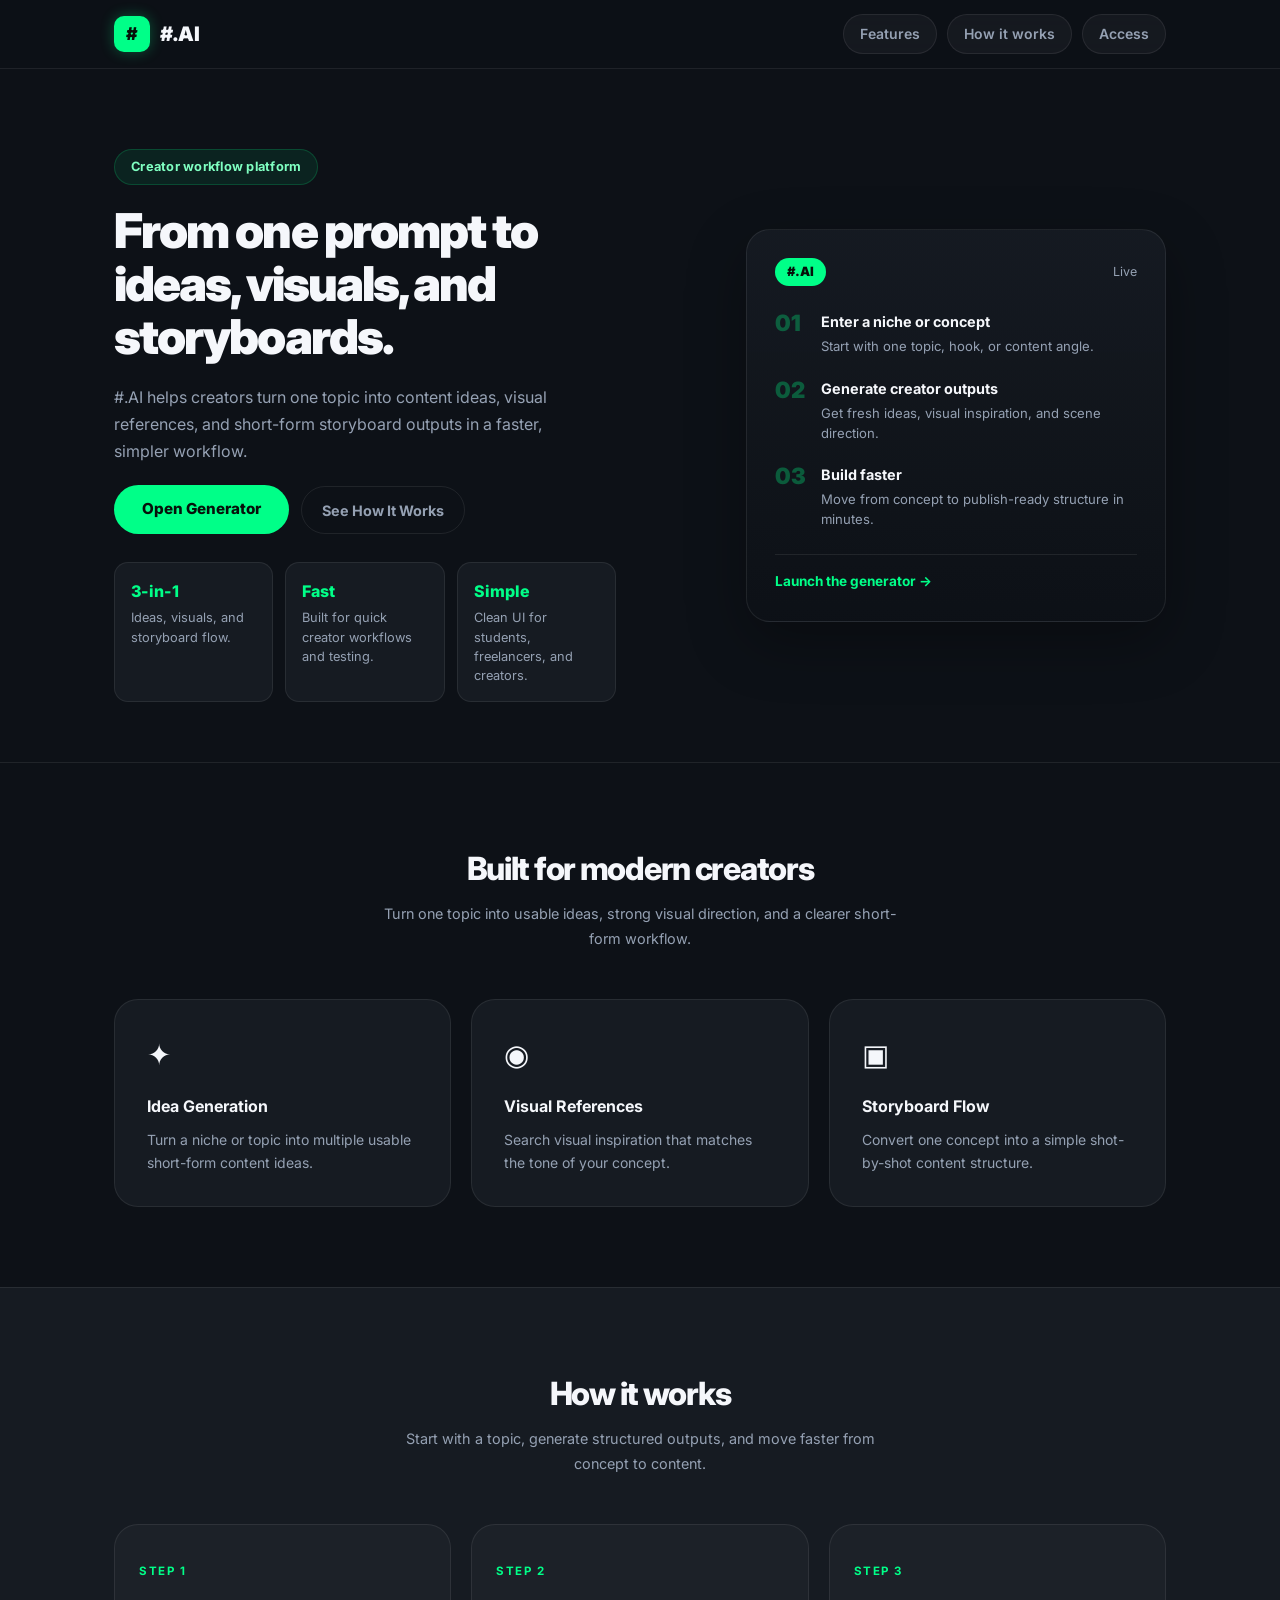
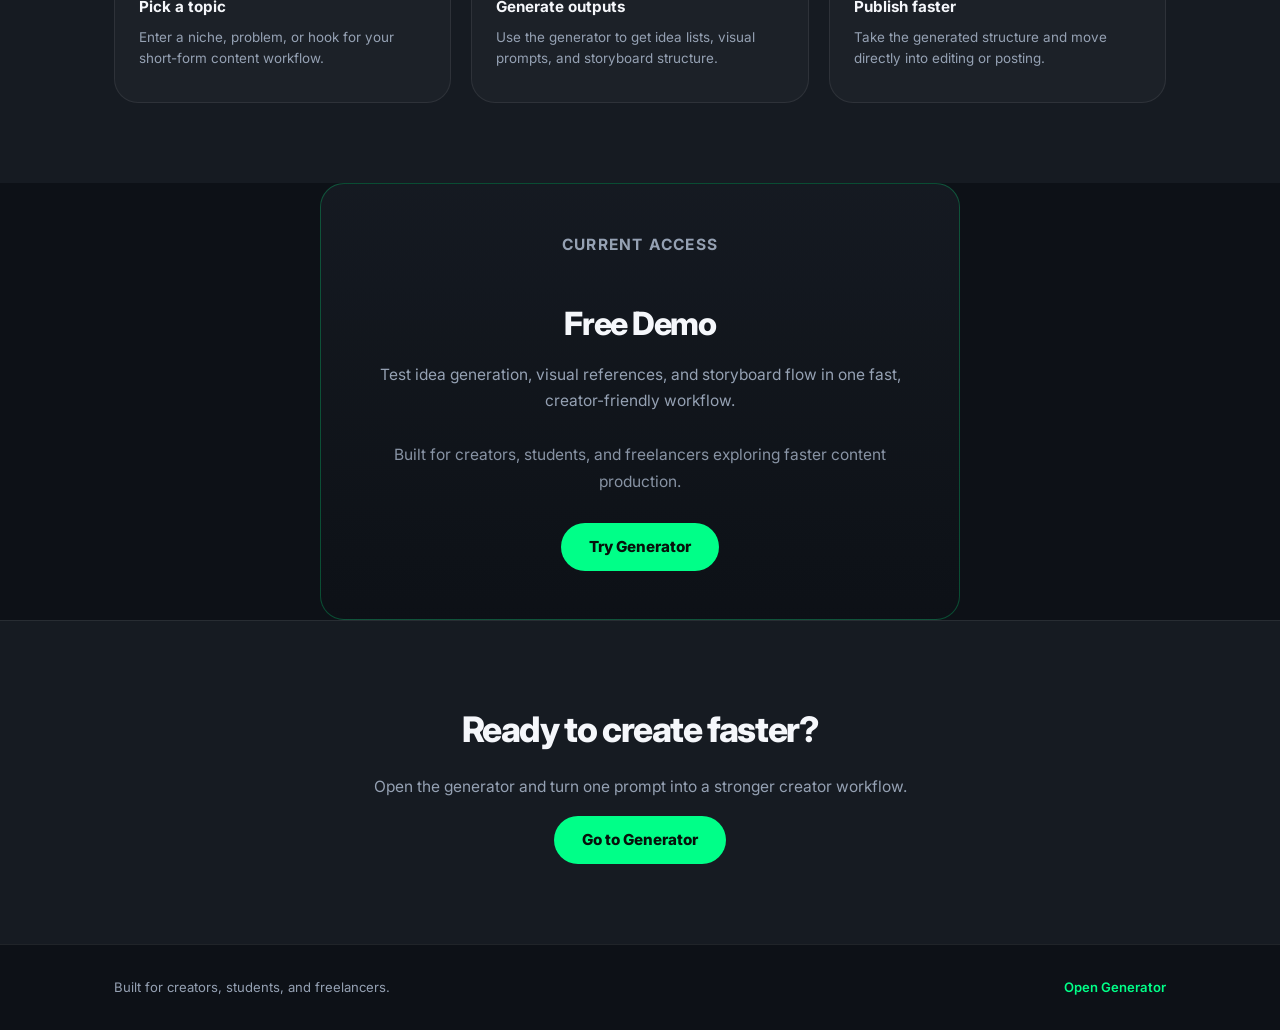
<file: index.html>
<!DOCTYPE html>
<html lang="en">
<head>
  <meta charset="UTF-8" />
  <meta name="viewport" content="width=device-width, initial-scale=1.0" />
  <title>#.AI ΓÇö Content Engine for Creators</title>
  <meta
    name="description"
    content="#.AI helps creators generate ideas, discover visual references, and build short-form storyboards faster."
  />

  <link rel="preconnect" href="https://fonts.googleapis.com" />
  <link rel="preconnect" href="https://fonts.gstatic.com" crossorigin />
  <link
    href="https://fonts.googleapis.com/css2?family=Inter:wght@400;500;600;700;800;900&display=swap"
    rel="stylesheet"
  />

  <link rel="stylesheet" href="./style.css" />
</head>
<body>
  <header class="site-header">
    <div class="container header-inner">
      <a href="./index.html" class="brand">
        <span class="brand-mark">#</span>
        <span class="brand-text">#.AI</span>
      </a>

      <nav class="nav-links">
        <a href="#features">Features</a>
        <a href="#how-it-works">How it works</a>
        <a href="#pricing">Access</a>
        
      </nav>
    </div>
  </header>

  <main>
    <section class="hero-section">
      <div class="container hero-grid">
        <div class="hero-copy">
          <span class="generator-eyebrow">Creator workflow platform</span>
          <h1>From one prompt to ideas, visuals, and storyboards.</h1>
          <p>
            #.AI helps creators turn one topic into content ideas, visual references,
            and short-form storyboard outputs in a faster, simpler workflow.
          </p>

          <div class="hero-actions">
            <a href="./generator.html" class="app-btn">Open Generator</a>
            <a href="#how-it-works" class="copy-btn hero-secondary">See How It Works</a>
          </div>

          <div class="hero-stats">
            <div class="stat-card">
              <h3>3-in-1</h3>
              <p>Ideas, visuals, and storyboard flow.</p>
            </div>
            <div class="stat-card">
              <h3>Fast</h3>
              <p>Built for quick creator workflows and testing.</p>
            </div>
            <div class="stat-card">
              <h3>Simple</h3>
              <p>Clean UI for students, freelancers, and creators.</p>
            </div>
          </div>
        </div>

        <div class="hero-panel">
          <div class="hero-panel-card">
            <div class="hero-panel-top">
              <span class="panel-badge">#.AI</span>
              <span class="panel-status">Live</span>
            </div>

            <div class="hero-flow">
              <div class="flow-step">
                <span class="flow-number">01</span>
                <div>
                  <h4>Enter a niche or concept</h4>
                  <p>Start with one topic, hook, or content angle.</p>
                </div>
              </div>

              <div class="flow-step">
                <span class="flow-number">02</span>
                <div>
                  <h4>Generate creator outputs</h4>
                  <p>Get fresh ideas, visual inspiration, and scene direction.</p>
                </div>
              </div>

              <div class="flow-step">
                <span class="flow-number">03</span>
                <div>
                  <h4>Build faster</h4>
                  <p>Move from concept to publish-ready structure in minutes.</p>
                </div>
              </div>
            </div>

            <a href="./generator.html" class="hero-inline-link">Launch the generator →</a>
          </div>
        </div>
      </div>
    </section>

    <section id="features" class="landing-section">
      <div class="container">
        <div class="app-section-head">
          <h2>Built for modern creators</h2>
          <p>
             Turn one topic into usable ideas, strong visual direction, and a clearer short-form workflow.
        </p>
        </div>

        <div class="feature-grid">
          <article class="feature-card">
            <div class="feature-icon">✦</div>
            <h3>Idea Generation</h3>
            <p>Turn a niche or topic into multiple usable short-form content ideas.</p>
          </article>

          <article class="feature-card">
            <div class="feature-icon">◉</div>
            <h3>Visual References</h3>
            <p>Search visual inspiration that matches the tone of your concept.</p>
          </article>

          <article class="feature-card">
            <div class="feature-icon">▣</div>
            <h3>Storyboard Flow</h3>
            <p>Convert one concept into a simple shot-by-shot content structure.</p>
          </article>
        </div>
      </div>
    </section>

    <section id="how-it-works" class="landing-section alt-section">
      <div class="container">
        <div class="app-section-head">
          <h2>How it works</h2>
          <p>
            Start with a topic, generate structured outputs, and move faster from concept to content.
          </p>
        </div>

        <div class="steps-grid">
          <div class="step-card">
            <span class="step-tag">Step 1</span>
            <h3>Pick a topic</h3>
            <p>Enter a niche, problem, or hook for your short-form content workflow.</p>
          </div>

          <div class="step-card">
            <span class="step-tag">Step 2</span>
            <h3>Generate outputs</h3>
            <p>Use the generator to get idea lists, visual prompts, and storyboard structure.</p>
          </div>

          <div class="step-card">
            <span class="step-tag">Step 3</span>
            <h3>Publish faster</h3>
            <p>Take the generated structure and move directly into editing or posting.</p>
          </div>
        </div>
      </div>
    </section>

    <section id="pricing" class="pricing-section">
  <div class="container">
    <div class="pricing-card">
      <p class="section-label">Current access</p>
      <h2>Free Demo</h2>
      <p class="pricing-copy">
        Test idea generation, visual references, and storyboard flow in one fast,
        creator-friendly workflow.
      </p>
      <p class="pricing-note">
        Built for creators, students, and freelancers exploring faster content production.
      </p>
      <div class="pricing-actions">
        <a href="./generator.html" class="app-btn">Try Generator</a>
      </div>
    </div>
  </div>
</section>

    <section class="landing-section final-cta-section">
      <div class="container">
        <div class="final-cta-card">
          <h2>Ready to create faster?</h2>
          <p>
            Open the generator and turn one prompt into a stronger creator workflow.
          </p>
          <a href="./generator.html" class="app-btn">Go to Generator</a>
        </div>
      </div>
    </section>
  </main>

  <footer class="site-footer">
    <div class="container footer-inner">
      <p>Built for creators, students, and freelancers.</p>
      <a href="./generator.html">Open Generator</a>
    </div>
  </footer>
</body>
</html>
</file>
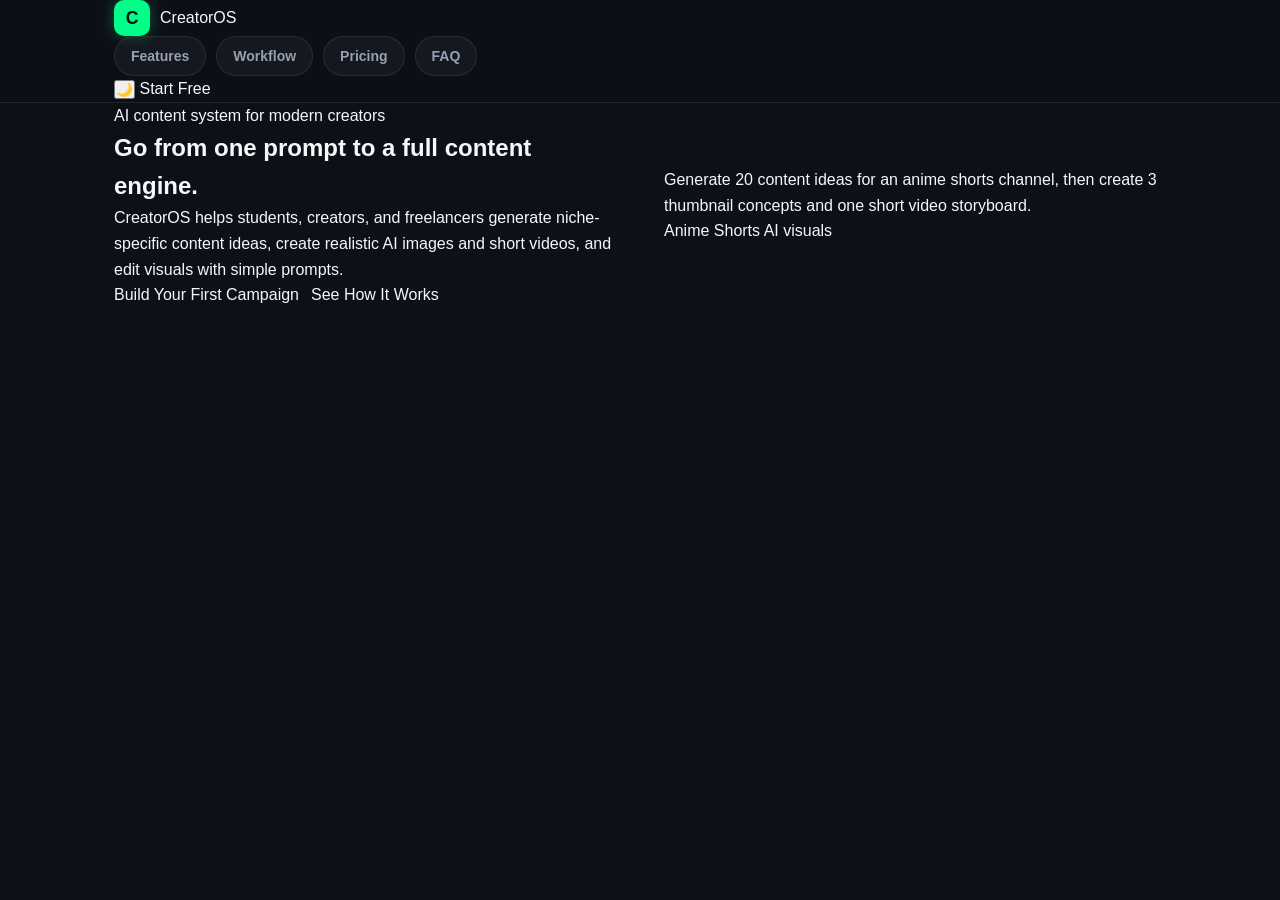
<file: creatoros.html>
<!DOCTYPE html>
<html lang="en">
<head>
  <meta charset="UTF-8" />
  <meta name="viewport" content="width=device-width, initial-scale=1.0" />
  <title>CreatorOS — AI Content Studio</title>
  <meta name="description" content="CreatorOS helps students, creators, and freelancers generate niche content ideas, create realistic AI images and short videos, and edit visuals with prompts." />

  <link rel="preconnect" href="https://fonts.googleapis.com">
  <link rel="preconnect" href="https://fonts.gstatic.com" crossorigin>
  <link href="https://api.fontshare.com/v2/css?f[]=satoshi@400,500,700&f[]=cabinet-grotesk@500,700,800&display=swap" rel="stylesheet">

  <link rel="stylesheet" href="style.css" />
</head>
<body>
  <header class="site-header">
    <div class="container nav">
      <div class="brand">
        <div class="brand-mark">C</div>
        <span>CreatorOS</span>
      </div>

      <nav class="nav-links">
        <a href="#features">Features</a>
        <a href="#workflow">Workflow</a>
        <a href="#pricing">Pricing</a>
        <a href="#faq">FAQ</a>
      </nav>

      <div class="nav-actions">
        <button class="theme-toggle" id="themeToggle">🌙</button>
        <a href="#pricing" class="btn btn-primary">Start Free</a>
      </div>
    </div>
  </header>

  <main>
    <section class="hero">
      <div class="container hero-grid">
        <div class="hero-text">
          <span class="eyebrow">AI content system for modern creators</span>
          <h1>Go from one prompt to a full content engine.</h1>
          <p>
            CreatorOS helps students, creators, and freelancers generate niche-specific
            content ideas, create realistic AI images and short videos, and edit visuals
            with simple prompts.
          </p>
          <div class="hero-actions">
            <a href="#pricing" class="btn btn-primary">Build Your First Campaign</a>
            <a href="#features" class="btn btn-secondary">See How It Works</a>
          </div>
        </div>

        <div class="hero-card">
          <div class="hero-card-top">
            <span></span><span></span><span></span>
          </div>
          <div class="hero-box">
            <p>Generate 20 content ideas for an anime shorts channel, then create 3 thumbnail concepts and one short video storyboard.</p>
          </div>
          <div class="tag-row">
            <span>Anime</span>
            <span>Shorts</span>
            <span>AI visuals</span>
          </div>
        </div>
      </div>
    </section>
  </main>

  <script src="script.js"></script>
</body>
</html>
</file>
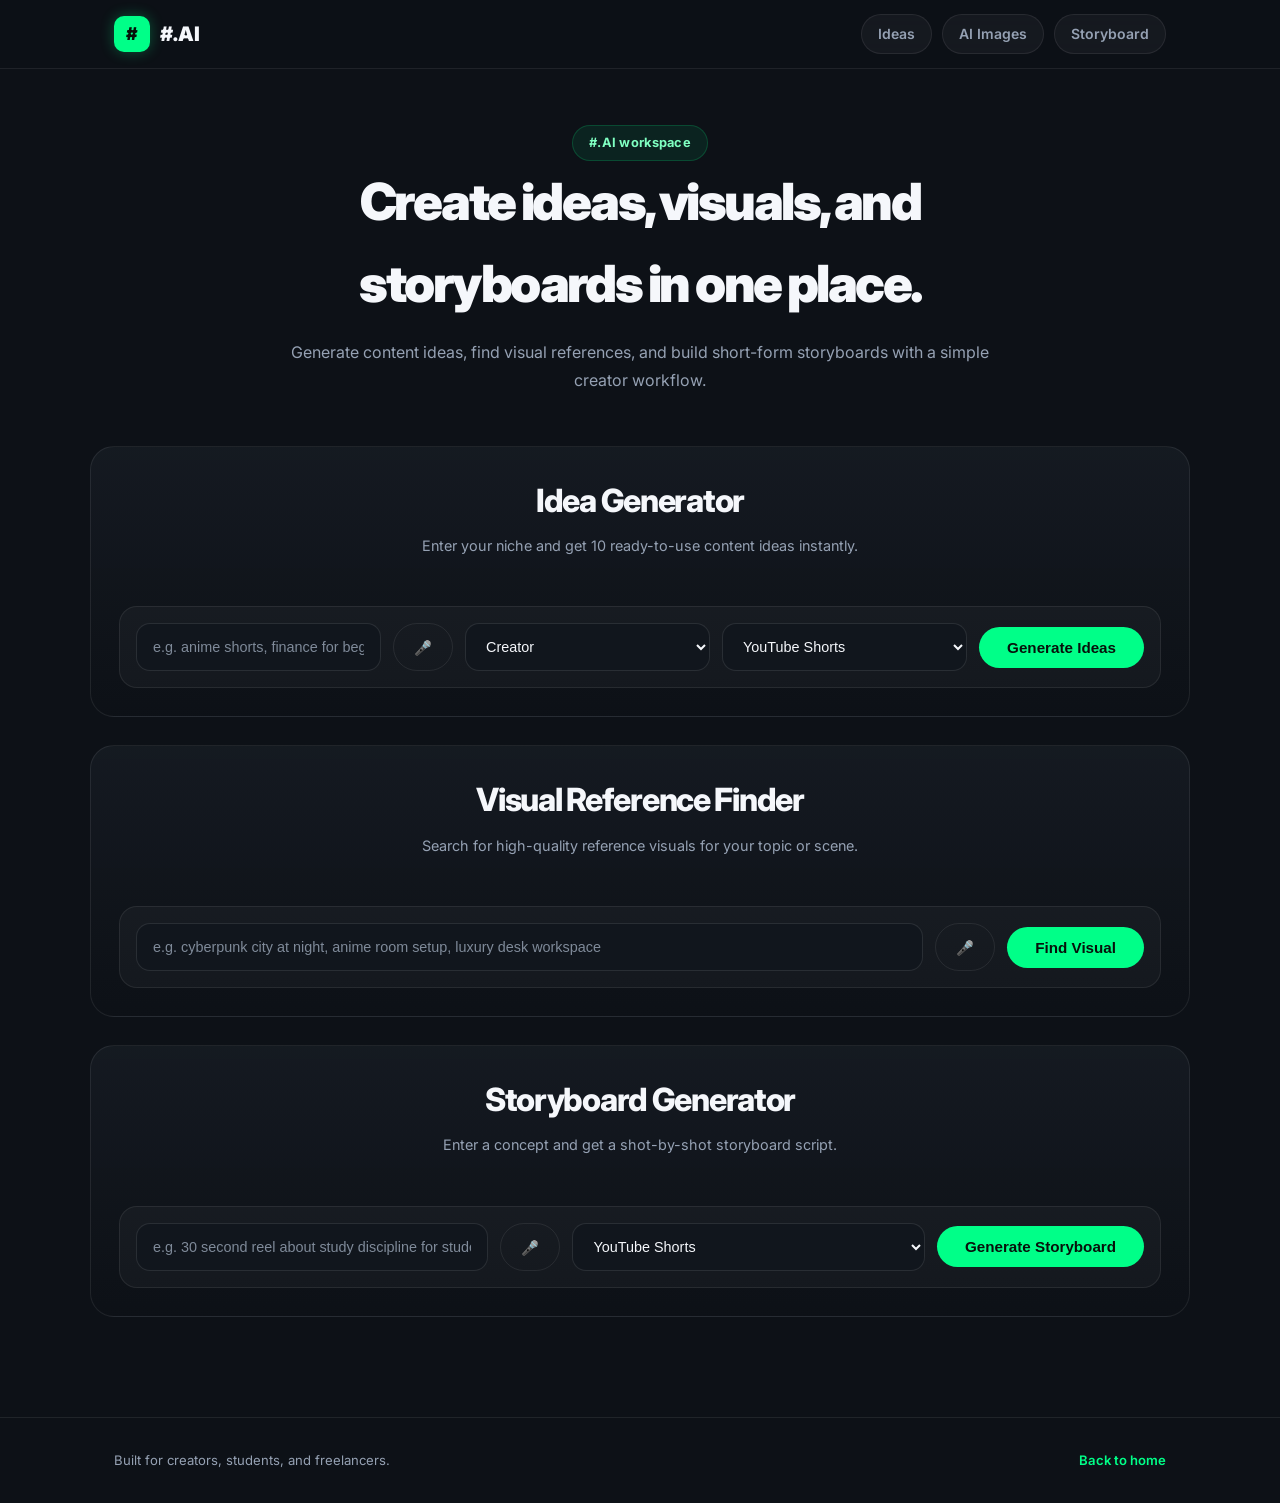
<file: generator.html>
<!DOCTYPE html>
<html lang="en">
<head>
  <meta charset="UTF-8" />
  <meta name="viewport" content="width=device-width, initial-scale=1.0" />
  <title>CreatorOS — Generator</title>
  <meta
    name="description"
    content="Generate content ideas, visual references, and storyboards with CreatorOS."
  />

  <link rel="preconnect" href="https://fonts.googleapis.com" />
  <link rel="preconnect" href="https://fonts.gstatic.com" crossorigin />
  <link
    href="https://fonts.googleapis.com/css2?family=Inter:wght@400;500;600;700;800;900&display=swap"
    rel="stylesheet"
  />

  <link rel="stylesheet" href="./style.css" />
</head>
<body>

  <header class="site-header">
    <div class="container header-inner">
      <a href="./index.html" class="brand">
        <span class="brand-mark">#</span>
        <span class="brand-text">#.AI</span>
      </a>

      <nav class="nav-links">
        <a href="#ideas" class="active">Ideas</a>
        <a href="#images">AI Images</a>
        <a href="#video">Storyboard</a>
      </nav>

    </div>
  </header>

  <section class="generator-hero">
    <div class="container generator-hero-inner">
      <span class="generator-eyebrow">#.AI workspace</span>
      <h1>Create ideas, visuals, and storyboards in one place.</h1>
      <p>
        Generate content ideas, find visual references, and build short-form
        storyboards with a simple creator workflow.
      </p>
    </div>
  </section>

  <main class="app-main">

    <section id="ideas" class="app-section">
      <div class="container">
        <div class="app-section-head">
          <h2>Idea Generator</h2>
          <p>Enter your niche and get 10 ready-to-use content ideas instantly.</p>
        </div>

        <div class="generator-box">
          <input
            id="nicheInput"
            class="app-input"
            type="text"
            placeholder="e.g. anime shorts, finance for beginners, fitness motivation"
          />

          <button type="button" id="ideaMicBtn" class="copy-btn">🎤</button>

          <select id="modeSelect" class="app-select">
            <option value="Creator">Creator</option>
            <option value="Brand">student</option>
            <option value="Freelancer">Freelancer</option>
          </select>

          <select id="platformSelect" class="app-select">
            <option value="YouTube Shorts">YouTube Shorts</option>
            <option value="Instagram Reels">Instagram Reels</option>
            <option value="TikTok">TikTok</option>
            <option value="LinkedIn">LinkedIn</option>

          </select>

          <button type="button" id="generateIdeas" class="app-btn">
            Generate Ideas
          </button>
        </div>

        <div id="ideasLoader" class="loader hidden">Generating ideas...</div>

        <div id="ideasOutput" class="output-box hidden">
          <div class="output-head">
            <span>Generated Ideas</span>
            <button id="copyIdeas" class="copy-btn">Copy all</button>
          </div>
          <ol id="ideasList" class="ideas-list"></ol>
        </div>
      </div>
    </section>

    <section id="images" class="app-section">
      <div class="container">
        <div class="app-section-head">
          <h2>Visual Reference Finder</h2>
          <p>Search for high-quality reference visuals for your topic or scene.</p>
        </div>

        <div class="generator-box">
          <input
            id="imagePrompt"
            class="app-input"
            type="text"
            placeholder="e.g. cyberpunk city at night, anime room setup, luxury desk workspace"
          />

          <button type="button" id="imageMicBtn" class="copy-btn">🎤</button>

          <button type="button" id="generateImage" class="app-btn">
            Find Visual
          </button>
        </div>

        <div id="imageLoader" class="loader hidden">
          Finding visual reference...
        </div>

        <div id="imageOutput" class="output-box hidden"></div>
      </div>
    </section>

    <section id="video" class="app-section">
      <div class="container">
        <div class="app-section-head">
          <h2>Storyboard Generator</h2>
          <p>Enter a concept and get a shot-by-shot storyboard script.</p>
        </div>

        <div class="generator-box">
          <input
            id="videoPrompt"
            class="app-input"
            type="text"
            placeholder="e.g. 30 second reel about study discipline for students"
          />

          <button type="button" id="storyMicBtn" class="copy-btn">🎤</button>

          <select id="videoType" class="app-select">
            <option value="YouTube Shorts">YouTube Shorts</option>
            <option value="Instagram Reel">Instagram Reel</option>
            <option value="TikTok Video">TikTok Video</option>
            <option value="Explainer Video">Explainer Video</option>
          </select>

          <button type="button" id="generateStoryboard" class="app-btn">
            Generate Storyboard
          </button>
        </div>

        <div id="videoLoader" class="loader hidden">
          Generating storyboard...
        </div>

        <div id="videoOutput" class="output-box hidden">
          <div class="output-head">
            <span>Storyboard</span>
            <button id="copyStoryboard" class="copy-btn">Copy all</button>
          </div>
          <ol id="storyboardList" class="ideas-list"></ol>
        </div>
      </div>
    </section>

  </main>

  <footer class="site-footer">
    <div class="container footer-inner">
      <p>Built for creators, students, and freelancers.</p>
      <a href="./index.html">Back to home</a>
    </div>
  </footer>

  <script src="./app.js"></script>
</body>
</html>
</file>
<file: style.css>
/* ── RESET ── */
*, *::before, *::after { box-sizing: border-box; margin: 0; padding: 0; }

:root {
  --bg: #0d1117;
  --bg2: #161b22;
  --bg3: #1c2128;
  --border: rgba(255,255,255,0.08);
  --text: #f5f7fb;
  --muted: #95a1b3;
  --accent: #00ff88;
  --accent2: #00cc6a;

  --font: 'Inter', sans-serif;
  --radius: 14px;
  --radius-lg: 24px;
}

html { scroll-behavior: smooth; }

body {
  font-family: var(--font);
  background: var(--bg);
  color: var(--text);
  line-height: 1.6;
  -webkit-font-smoothing: antialiased;
}

a { text-decoration: none; color: inherit; }
ul { list-style: none; }

.container {
  max-width: 1100px;
  margin: 0 auto;
  padding: 0 24px;
}

/* ── HEADER ── */
.site-header {
  position: sticky;
  top: 0;
  z-index: 100;
  background: rgba(13,17,23,0.88);
  backdrop-filter: blur(14px);
  border-bottom: 1px solid var(--border);
}

.header-inner 
{
  display: flex;
  align-items: center;
  justify-content: space-between;
  height: 68px;
  gap: 20px;
}

.brand 
{

  display: inline-flex;

  align-items: center;
  gap: 10px;
}

.brand-mark {
  width: 36px;
  height: 36px;
  background: var(--accent);
  color: #06110a;
  font-weight: 900;
  font-size: 1.1rem;
  border-radius: 10px;
  display: grid;
  place-items: center;
  box-shadow: 0 0 14px rgba(0,255,136,0.3);
}

.brand-text {
  font-size: 1.25rem;
  font-weight: 900;
  color: var(--text);
  letter-spacing: -0.04em;
}

.nav-links {
  display: flex;
  align-items: center;
  gap: 10px;
}

.nav-links a {
  padding: 8px 16px;
  border-radius: 999px;
  background: rgba(255,255,255,0.04);
  border: 1px solid var(--border);
  color: var(--muted);
  font-size: 0.875rem;
  font-weight: 600;
  transition: all 0.2s;
}

.nav-links a:hover {
  color: var(--text);
  background: rgba(0,255,136,0.08);
  border-color: rgba(0,255,136,0.2);
}

/* ── BUTTONS ── */
.app-btn {
  display: inline-block;
  background: var(--accent);
  color: #07110b;
  font-weight: 800;
  font-size: 0.95rem;
  padding: 12px 28px;
  border-radius: 999px;
  border: none;
  cursor: pointer;
  transition: background 0.2s, transform 0.15s;
  white-space: nowrap;
}

.app-btn:hover {
  background: var(--accent2);
  transform: translateY(-2px);
}

.copy-btn {
  display: inline-block;
  height: 48px;
  padding: 0 20px;
  border: 1px solid var(--border);
  border-radius: 999px;
  background: transparent;
  color: var(--muted);
  font-size: 0.9rem;
  font-weight: 700;
  cursor: pointer;
  transition: all 0.2s;
  white-space: nowrap;
  line-height: 48px;
}

.copy-btn:hover {
  border-color: rgba(0,255,136,0.3);
  color: var(--text);
}

.hero-secondary {
  color: var(--muted);
}

/* ── HERO ── */
.hero-section {
  padding: 80px 0 60px;
}

.hero-grid {
  display: grid;
  grid-template-columns: 1fr 1fr;
  gap: 48px;
  align-items: center;
}

.hero-copy {
  display: flex;
  flex-direction: column;
  gap: 20px;
}

.generator-eyebrow {
  display: inline-flex;
  align-items: center;
  padding: 7px 16px;
  border-radius: 999px;
  background: rgba(0,255,136,0.08);
  border: 1px solid rgba(0,255,136,0.18);
  color: #7fffc1;
  font-size: 0.8rem;
  font-weight: 700;
  letter-spacing: 0.02em;
  width: fit-content;
}

.hero-copy h1 {
  font-size: clamp(2rem, 4vw, 3rem);
  font-weight: 900;
  line-height: 1.1;
  letter-spacing: -0.04em;
  color: var(--text);
}

.hero-copy > p {
  font-size: 1rem;
  color: var(--muted);
  line-height: 1.7;
  max-width: 480px;
}

.hero-actions {
  display: flex;
  gap: 12px;
  flex-wrap: wrap;
  align-items: center;
}

.hero-stats {
  display: grid;
  grid-template-columns: repeat(3, 1fr);
  gap: 12px;
  margin-top: 8px;
}

.stat-card {
  background: var(--bg2);
  border: 1px solid var(--border);
  border-radius: var(--radius);
  padding: 16px;
}

.stat-card h3 {
  font-size: 1rem;
  font-weight: 800;
  color: var(--accent);
  margin-bottom: 4px;
}

.stat-card p {
  font-size: 0.8rem;
  color: var(--muted);
  line-height: 1.5;
}

/* ── HERO PANEL ── */
.hero-panel {
  display: flex;
  justify-content: flex-end;
}

.hero-panel-card {
  background: linear-gradient(180deg, rgba(22,27,34,0.95), rgba(13,17,23,0.98));
  border: 1px solid var(--border);
  border-radius: var(--radius-lg);
  padding: 28px;
  width: 100%;
  max-width: 420px;
  box-shadow: 0 20px 60px rgba(0,0,0,0.3);
}

.hero-panel-top {
  display: flex;
  align-items: center;
  justify-content: space-between;
  margin-bottom: 24px;
}

.panel-badge {
  background: var(--accent);
  color: #06110a;
  font-weight: 900;
  font-size: 0.8rem;
  padding: 4px 12px;
  border-radius: 999px;
}

.panel-status {
  font-size: 0.78rem;
  color: var(--muted);
}

.hero-flow {
  display: flex;
  flex-direction: column;
  gap: 20px;
  margin-bottom: 24px;
}

.flow-step {
  display: flex;
  gap: 14px;
  align-items: flex-start;
}

.flow-number {
  font-size: 1.4rem;
  font-weight: 900;
  color: var(--accent);
  opacity: 0.3;
  min-width: 32px;
  line-height: 1;
  margin-top: 2px;
}

.flow-step h4 {
  font-size: 0.9rem;
  font-weight: 700;
  color: var(--text);
  margin-bottom: 4px;
}

.flow-step p {
  font-size: 0.82rem;
  color: var(--muted);
  line-height: 1.5;
}

.hero-inline-link {
  display: inline-block;
  font-size: 0.85rem;
  font-weight: 700;
  color: var(--accent);
  border-top: 1px solid var(--border);
  padding-top: 16px;
  width: 100%;
  transition: opacity 0.2s;
}

.hero-inline-link:hover { opacity: 0.75; }

/* ── LANDING SECTIONS ── */
.landing-section {
  padding: 80px 0;
  border-top: 1px solid var(--border);
}

.alt-section {
  background: var(--bg2);
}

.app-section-head {
  text-align: center;
  margin-bottom: 48px;
}

.app-section-head h2 {
  font-size: clamp(1.6rem, 3.5vw, 2.4rem);
  font-weight: 800;
  letter-spacing: -0.04em;
  color: var(--text);
  margin-bottom: 12px;
}

.app-section-head p {
  font-size: 0.97rem;
  color: var(--muted);
  max-width: 520px;
  margin: 0 auto;
  line-height: 1.7;
}

/* ── FEATURES ── */
.feature-grid {
  display: grid;
  grid-template-columns: repeat(3, 1fr);
  gap: 20px;
}

.feature-card {
  background: var(--bg2);
  border: 1px solid var(--border);
  border-radius: var(--radius-lg);
  padding: 32px;
  transition: border-color 0.25s, transform 0.25s, box-shadow 0.25s;
}

.feature-card:hover {
  border-color: rgba(0,255,136,0.3);
  transform: translateY(-4px);
  box-shadow: 0 8px 32px rgba(0,255,136,0.07);
}

.feature-icon {
  font-size: 1.8rem;
  margin-bottom: 16px;
  display: block;
}

.feature-card h3 {
  font-size: 1rem;
  font-weight: 700;
  color: var(--text);
  margin-bottom: 8px;
}

.feature-card p {
  font-size: 0.875rem;
  color: var(--muted);
  line-height: 1.65;
}

/* ── STEPS ── */
.steps-grid {
  display: grid;
  grid-template-columns: repeat(3, 1fr);
  gap: 20px;
}

.step-card {
  background: var(--bg3);
  border: 1px solid var(--border);
  border-radius: var(--radius-lg);
  padding: 32px 24px;
  transition: border-color 0.25s, transform 0.25s;
}

.step-card:hover {
  border-color: rgba(0,255,136,0.3);
  transform: translateY(-4px);
}

.step-tag {
  display: inline-block;
  font-size: 0.72rem;
  font-weight: 700;
  letter-spacing: 1.5px;
  text-transform: uppercase;
  color: var(--accent);
  margin-bottom: 14px;
}

.step-card h3 {
  font-size: 0.95rem;
  font-weight: 700;
  color: var(--text);
  margin-bottom: 8px;
}

.step-card p {
  font-size: 0.84rem;
  color: var(--muted);
  line-height: 1.6;
}

/* ── PRICING ── */
.pricing-card {
  background: linear-gradient(180deg, rgba(22,27,34,0.95), rgba(13,17,23,0.98));
  border: 1px solid rgba(0,255,136,0.25);
  border-radius: var(--radius-lg);
  padding: 48px;
  text-align: center;
  max-width: 640px;
  margin: 0 auto;
}

.pricing-card h2 {
  font-size: clamp(1.5rem, 3vw, 2rem);
  font-weight: 800;
  letter-spacing: -0.04em;
  color: var(--text);
  margin: 12px 0;
}

.pricing-card > p {
  font-size: 0.97rem;
  color: var(--muted);
  line-height: 1.7;
  margin-bottom: 28px;
}

.pricing-actions {
  display: flex;
  gap: 12px;
  justify-content: center;
  flex-wrap: wrap;
}
.section-label {
  display: inline-block;
  font-size: 0.78rem;
  font-weight: 700;
  text-transform: uppercase;
  letter-spacing: 0.08em;
  color: var(--accent);
  margin-bottom: 8px;
}

.pricing-copy {
  font-size: 0.97rem;
  color: var(--muted);
  line-height: 1.7;
  margin-bottom: 12px;
}

.pricing-note {
  font-size: 0.9rem;
  color: var(--muted);
  opacity: 0.9;
  line-height: 1.7;
  margin-bottom: 28px;
}
/* ── FINAL CTA ── */
.final-cta-section {
  background: var(--bg2);
}

.final-cta-card {
  text-align: center;
  max-width: 560px;
  margin: 0 auto;
  display: flex;
  flex-direction: column;
  align-items: center;
  gap: 16px;
}

.final-cta-card h2 {
  font-size: clamp(1.6rem, 3.5vw, 2.2rem);
  font-weight: 800;
  letter-spacing: -0.04em;
  color: var(--text);
}

.final-cta-card p {
  font-size: 0.97rem;
  color: var(--muted);
  line-height: 1.7;
}

/* ── FOOTER ── */
.site-footer {
  border-top: 1px solid var(--border);
  padding: 32px 0;
  background: var(--bg);
}

.footer-inner {
  display: flex;
  align-items: center;
  justify-content: space-between;
  flex-wrap: wrap;
  gap: 12px;
}

.footer-inner p {
  font-size: 0.82rem;
  color: var(--muted);
}

.footer-inner a {
  font-size: 0.82rem;
  color: var(--accent);
  font-weight: 600;
  transition: opacity 0.2s;
}

.footer-inner a:hover { opacity: 0.75; }

/* ── GENERATOR PAGE ── */
.generator-hero { padding: 56px 0 28px; }
.generator-hero-inner { max-width: 760px; margin: 0 auto; text-align: center; }
.generator-hero h1 { font-size: clamp(2rem,4vw,3.5rem); font-weight: 900; letter-spacing: -0.05em; color: var(--text); margin-bottom: 14px; }
.generator-hero p { font-size: 1rem; color: var(--muted); line-height: 1.7; }
.app-main { padding: 24px 0 72px; }
.app-section { margin-bottom: 28px; }
.app-section > .container { background: linear-gradient(180deg,rgba(22,27,34,0.94),rgba(13,17,23,0.98)); border: 1px solid var(--border); border-radius: 24px; padding: 28px; }
.app-section-head h2 { font-size: clamp(1.5rem,2.5vw,2rem); font-weight: 800; color: var(--text); margin-bottom: 8px; }
.app-section-head p { color: var(--muted); font-size: 0.9rem; }
.generator-box { display: flex; flex-wrap: wrap; align-items: center; gap: 12px; padding: 16px; background: rgba(255,255,255,0.03); border: 1px solid var(--border); border-radius: 18px; }
.app-input, .app-select { flex: 1 1 200px; height: 48px; border: 1px solid rgba(255,255,255,0.1); border-radius: 14px; background: #11161d; color: var(--text); padding: 0 16px; font-size: 0.9rem; outline: none; transition: border-color 0.2s; }
.app-input:focus, .app-select:focus { border-color: rgba(0,255,136,0.45); }
.app-input::placeholder { color: #7f8a99; }
.output-box { margin-top: 16px; background: rgba(255,255,255,0.03); border: 1px solid var(--border); border-radius: 18px; overflow: hidden; }
.output-head { display: flex; align-items: center; justify-content: space-between; padding: 14px 16px; border-bottom: 1px solid var(--border); font-size: 0.875rem; font-weight: 700; color: var(--text); }
.ideas-list { margin: 0; padding: 18px 22px 22px 38px; }
.ideas-list li { margin-bottom: 10px; line-height: 1.75; color: #dbe4ee; }
.loader { margin-top: 14px; padding: 13px 16px; font-size: 0.875rem; color: var(--muted); background: rgba(255,255,255,0.03); border: 1px dashed rgba(255,255,255,0.1); border-radius: 14px; }
.hidden { display: none !important; }

/* ── RESPONSIVE ── */
@media (max-width: 900px) {
  .hero-grid { grid-template-columns: 1fr; }
  .hero-panel { display: none; }
  .feature-grid { grid-template-columns: 1fr; }
  .steps-grid { grid-template-columns: 1fr; }
  .hero-stats { grid-template-columns: 1fr; }
  .nav-links { gap: 6px; }
  .nav-links a { padding: 8px 12px; font-size: 0.8rem; }
  .header-inner { flex-wrap: wrap; height: auto; padding: 12px 0; }
}

@media (max-width: 600px) {
  .hero-section { padding: 48px 0 32px; }
  .landing-section { padding: 48px 0; }
  .pricing-card { padding: 32px 20px; }
  .hero-actions { flex-direction: column; width: 100%; }
  .footer-inner { flex-direction: column; text-align: center; }
}
</file>
